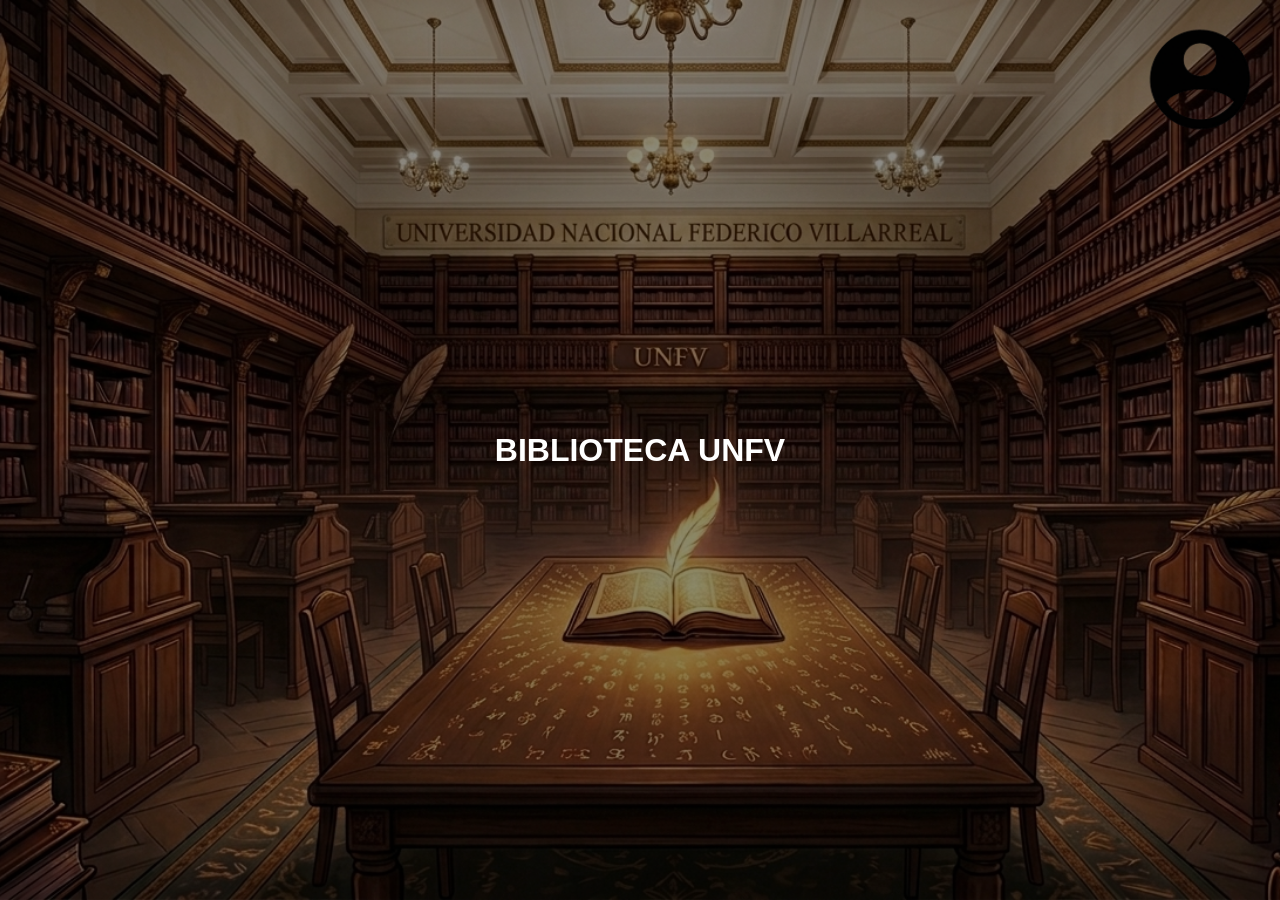
<file: biblioteca-UNFV/index.html>
<!DOCTYPE html>
<html>
    <head>
        <meta charset="utf-8">
        <title>BIBLIOTECA UNFV</title>
    </head>
    <frameset rows="*">
        <frame src="Principal.html" name="principal">
    </frameset>
</html>
</file>
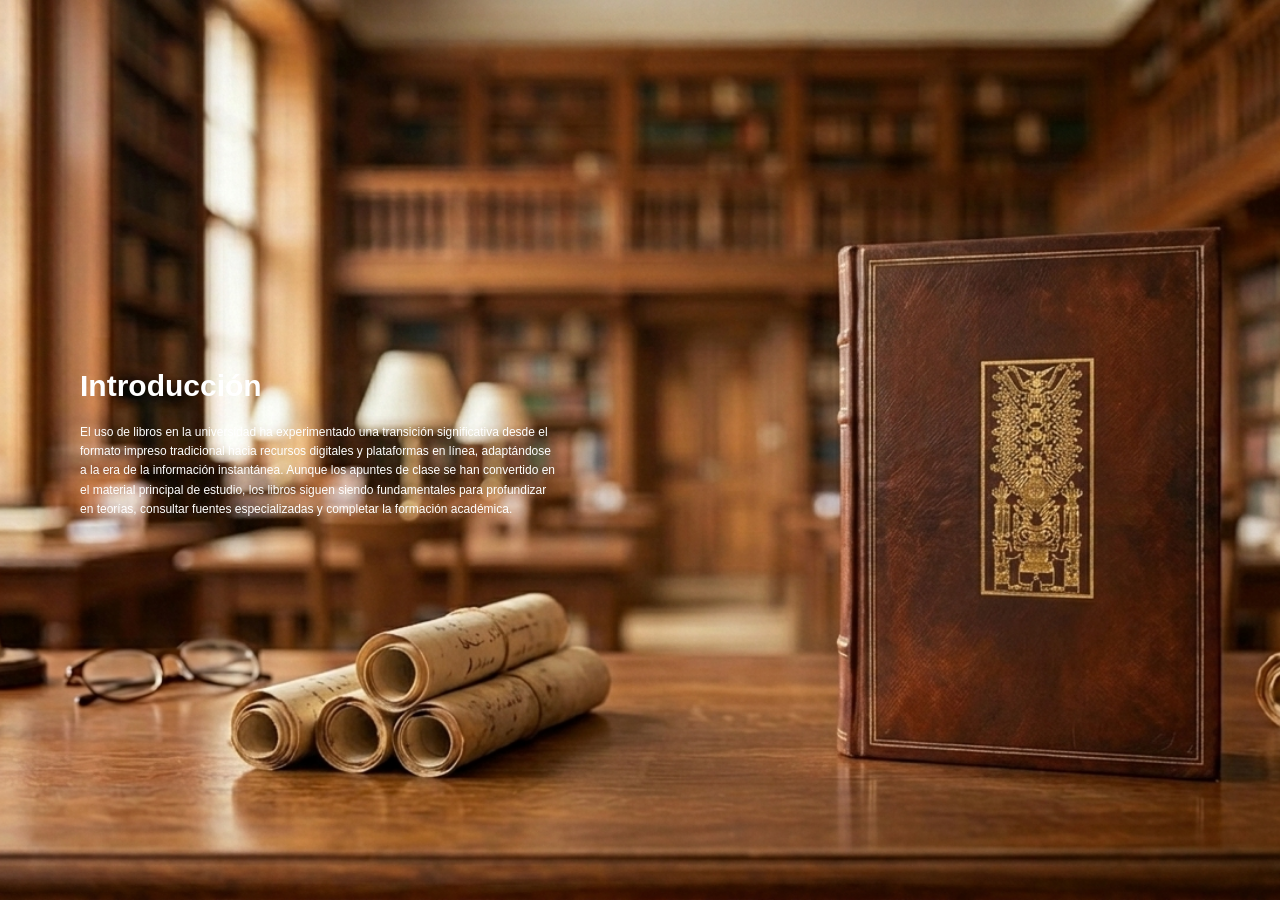
<file: biblioteca-UNFV/introduccion.html>
<!DOCTYPE html>
<html lang="es">
    <head>
        <meta charset="UTF-8">
        <title>BIBLIOTECA UNFV</title>
        <style>
            * {
                box-sizing: border-box;
            }
            body {
                margin: 0;
                min-height: 100vh;
                font-family: Arial, sans-serif;
                color: white;
                position: relative;
                background-image: url("introduccionunfv.png");
                background-size: cover;
                background-position: center;
                background-repeat: no-repeat;
            }
            body::before {
                content: "";
                position: absolute;
                inset: 0;
              
            }
            .container {
                position: relative;
                display: flex;
                align-items: center;
                justify-content: flex-start;
                min-height: 100vh;
                padding: 50px;
            }
            .intro-box {
                max-width: 540px;
                background: transparent;
                border: none;
                padding: 30px;
            }
            h1 {
                margin-top: 0;
                font-size:30px;
              
            }
            p {
                font-size:12px ;
                line-height: 1.6;
               
            }
            @media (max-width: 800px) {
                .container {
                    justify-content: center;
                    padding: 23px;
                }
            }
        </style>
    </head>
    <body>
        <div class="container">
            <div class="intro-box">
                <h1>Introducción</h1>
                <p>El uso de libros en la universidad ha experimentado una transición significativa desde el formato impreso tradicional hacia recursos digitales y plataformas en línea, adaptándose a la era de la información instantánea.  Aunque los apuntes de clase se han convertido en el material principal de estudio, los libros siguen siendo fundamentales para profundizar en teorías, consultar fuentes especializadas y completar la formación académica.</p>
            </div>
        </div>
    </body>
</html>
</file>
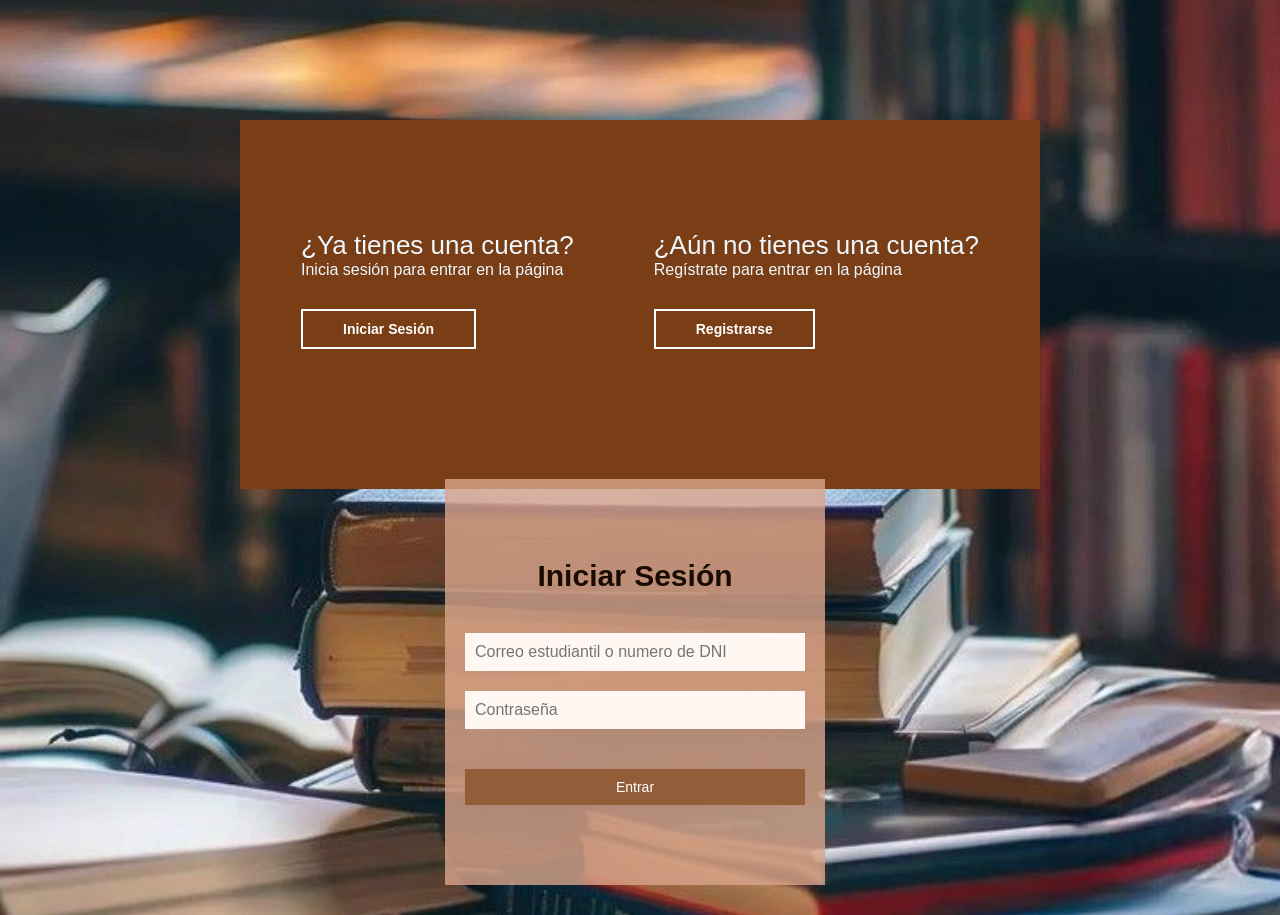
<file: biblioteca-UNFV/primeracapa.html>
<!DOCTYPE html>
<html lang="en">
    <meta charset="UTF-8">
    <meta name="viewport" content="width=device-width, initial-scale=1.0">
    <title>Login y registro</title>
    <link rel="stylesheet" href="base.css?v=2">
</head>
<body>

    <main>
           <div class="contenedor__todo">

               <div class="caja__trasera">
                  <div class="caja__trasera-login">
                   <h3>¿Ya tienes una cuenta?</h3>
                    <p>Inicia sesión para entrar en la página</p>
                 <button id="btn__iniciar-sesion">Iniciar Sesión</button>
             </div>

            <div class="caja__trasera-register">
             <h3>¿Aún no tienes una cuenta?</h3>
                <p>Regístrate para entrar en la página</p>
               <button id="btn__registrarse">Registrarse</button>
               </div>
           </div>

        <div class="contenedor__login-register">

              <form action="tipos-contenido.html" method="get" class="formulario__login">
              <h2>Iniciar Sesión</h2>
             <input type="text" placeholder="Correo estudiantil o numero de DNI">
              <input type="password" placeholder="Contraseña">
             <button type="submit">Entrar</button>
             


               </form>

              <form action="registrar.php" method="post" class="formulario__register">
             <h2>Registrarse</h2>
              <input type="text" name="nombre" placeholder="Nombre completo" required>
                <input type="text" name="email" placeholder="Correo estudiantil o numero de DNI" required>
                <input type="password" name="password" placeholder="Contraseña" required>
              <input type="password" name="confirm_password" placeholder="Confirmar contraseña" required>
              <button type="submit">Registrarse</button>
              <p style="margin-top: 10px;"><a href="admin_login.php">Acceso administrador</a></p>

             </form>
 </div>

   </div>
    </main>
    <script src="script.js?v=2"></script>
   </body> 
</html>
</file>
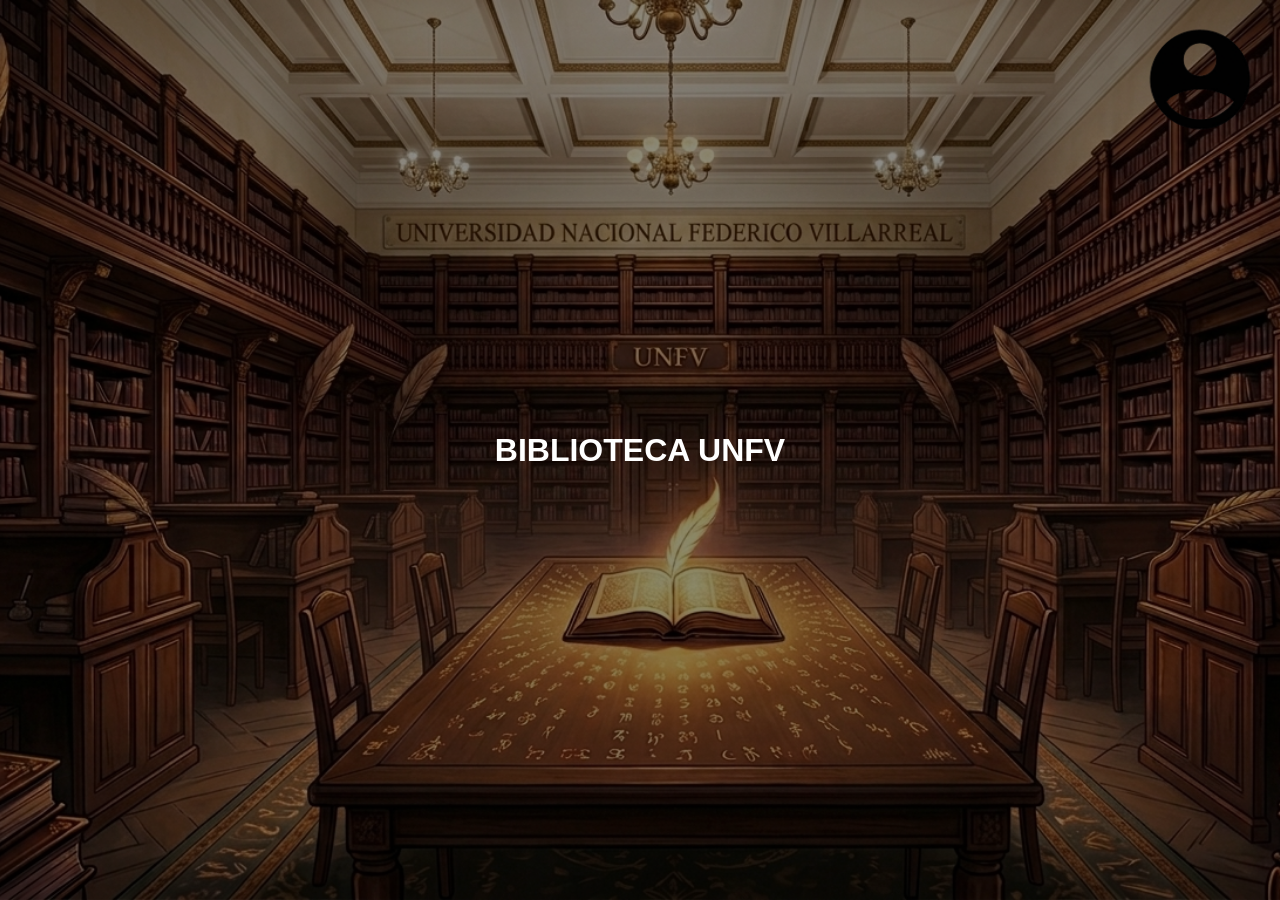
<file: biblioteca-UNFV/Principal.html>
<!DOCTYPE html>
<html lang="es">
    <head>
        <meta charset="UTF-8">
        <title>BIBLIOTECA UNFV</title>
        <style>
            * {
                box-sizing: border-box;
            }
            body {
                margin: 0;
                min-height: 100vh;
                font-family: Arial, sans-serif;
                color: white;
                 text-align: center;
                position: relative;
                background-image: url("biblioteca.png");
                background-size: cover;
                background-position: center;
                background-repeat: no-repeat;
            }
            body::before {
                content: "";
                position: absolute;
                inset: 0;
                background: rgba(0, 0, 0, 0.45);
            }
            .container {
                position: relative;
                display: flex;
                align-items: center;
                justify-content: center;
                min-height: 100vh;
                padding: 50px;
            }
            .intro-box {
                max-width: 540px;
                width: 100%;
                background: transparent;
                border: none;
                padding: 30px;
            }
            .icon-link {
                position: absolute;
                top: 20px;
                right: 20px;
                display: inline-block;
                z-index: 2;
            }
            .icon-link img {
                width: 120px;
                max-width: 100%;
                height: auto;
                transition: transform 0.2s ease;
            }
            .icon-link img:hover {
                transform: scale(1.05);
            }
          
            p {
                font-size: 1.2rem;
                line-height: 1.6;
                text-shadow: 0 2px 8px rgba(0, 0, 0, 0.5);
            }
            @media (max-width: 800px) {
                .container {
                   
                    padding: 20px;
                }
                .intro-box {
                    width: 100%;
                }
            }
        </style>
    </head>
    <body>
        <a class="icon-link" href="primeracapa.html">
            <img src="icono.png" alt="Iniciar sesión e ir a primera capa">
        </a>
        <div class="container">
            <div class="intro-box">
                <h1>BIBLIOTECA UNFV</h1>
            </div>
        </div>
    </body>
</html>
</file>
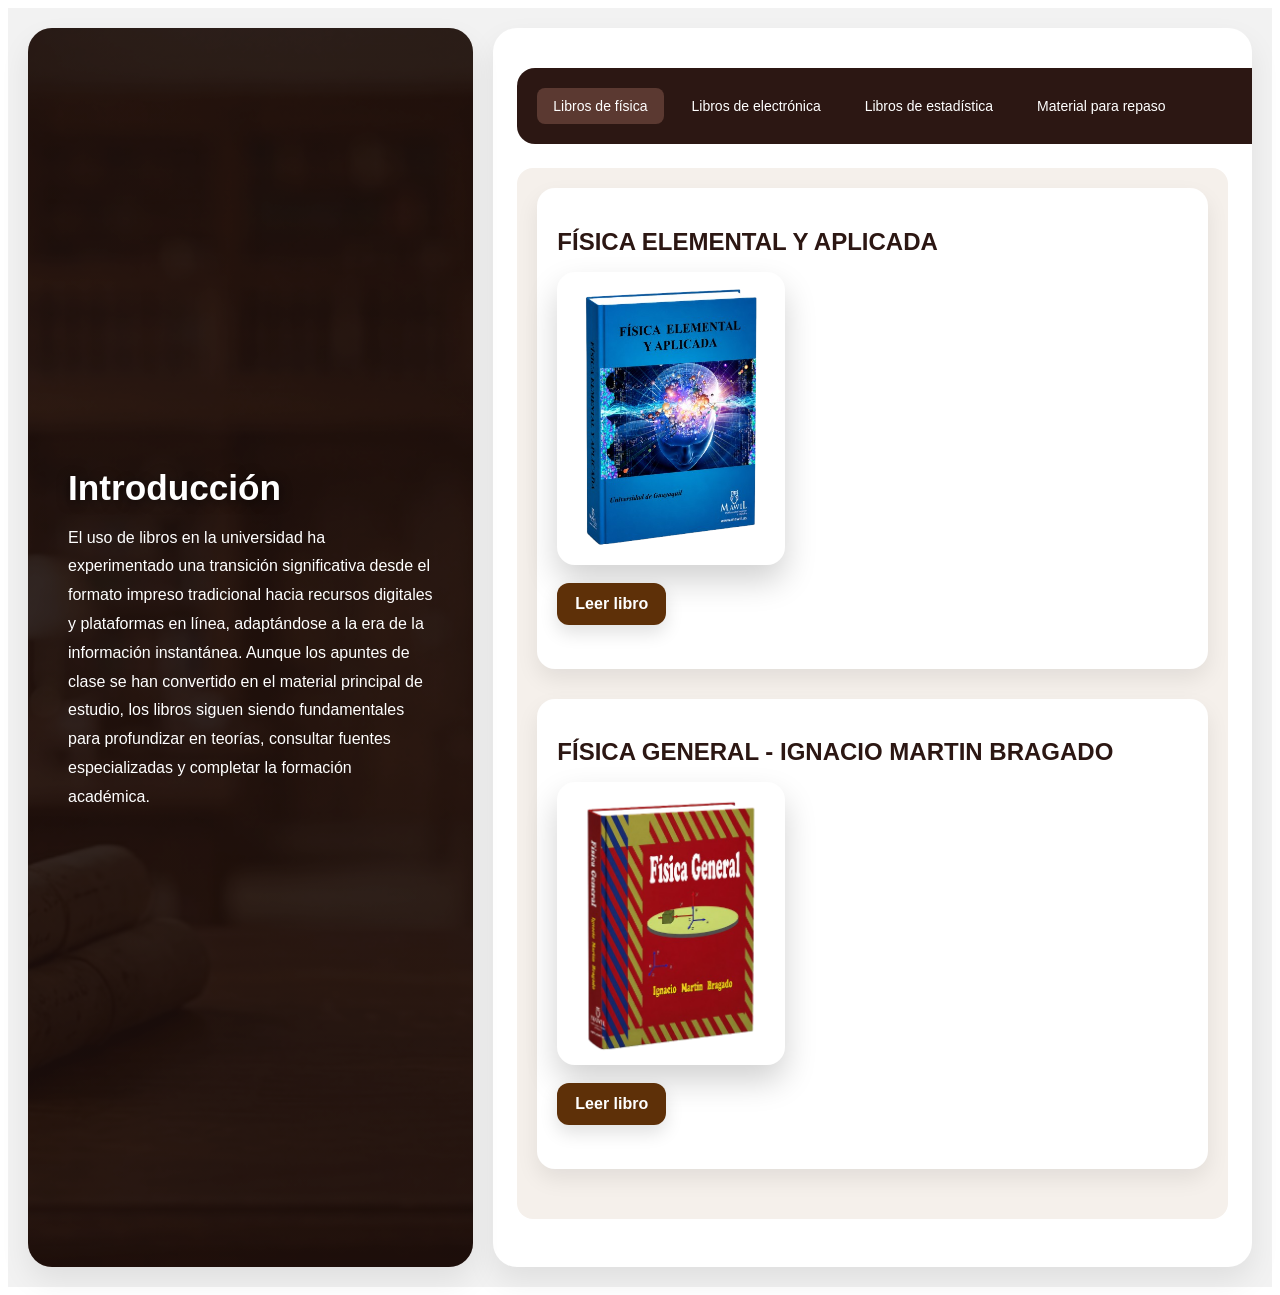
<file: biblioteca-UNFV/tipos-contenido.html>
<!DOCTYPE html>
<html lang="es">
    <head>
        <meta charset="UTF-8">
        <meta name="viewport" content="width=device-width, initial-scale=1.0">
        <title>Biblioteca UNFV</title>
        <link rel="stylesheet" href="estilo.css">
    </head>
    <body>
        <div class="page-row">
            <section class="intro-panel">
                <div class="intro-box">
                    <h1>Introducción</h1>
                    <p>El uso de libros en la universidad ha experimentado una transición significativa desde el formato impreso tradicional hacia recursos digitales y plataformas en línea, adaptándose a la era de la información instantánea. Aunque los apuntes de clase se han convertido en el material principal de estudio, los libros siguen siendo fundamentales para profundizar en teorías, consultar fuentes especializadas y completar la formación académica.</p>
                </div>
            </section>

            <section class="tipos-panel">
                <ul class="menu">
                    <li><a href="#" class="menu-item active" data-section="fisica">Libros de física</a></li>
                    <li><a href="#" class="menu-item" data-section="electronica">Libros de electrónica</a></li>
                    <li><a href="#" class="menu-item" data-section="estadistica">Libros de estadística</a></li>
                    <li><a href="#" class="menu-item" data-section="repaso">Material para repaso</a></li>
                </ul>

                <section class="contenido-seccion contenido-fisica active" id="fisica" aria-hidden="false">
                    <div class="fisica-item">
                        <h2>FÍSICA ELEMENTAL Y APLICADA</h2>
                        <img src="libro1.png" class="libro1" alt="Libro 1">
                        <a href="https://share.google/Y7291fTzW9qepvyI7#" class="btn-1">Leer libro</a>
                    </div>
                    <div class="fisica-item">
                        <h2>FÍSICA GENERAL - IGNACIO MARTIN BRAGADO</h2>
                        <img src="libro2.png" class="libro2" alt="Libro 2">
                        <a href="https://share.google/OL4mIh6TrTmt6NaNo" class="btn-2">Leer libro</a>
                    </div>
                </section>

                <section class="contenido-seccion contenido-electronica" id="electronica" aria-hidden="true">
                    <h2>LIBROS DE ELECTRÓNICA</h2>
                    <div class="fisica-item">
                        <img src="libro1.png" class="libro1" alt="Libro de electrónica">
                        <p>Recursos y guías sobre circuitos, componentes y sistemas electrónicos.</p>
                    </div>
                    <div class="fisica-item">
                        <img src="libro2.png" class="libro2" alt="Libro de electrónica">
                        <p>Libros recomendados para entender la electrónica básica y aplicada.</p>
                    </div>
                </section>

                <section class="contenido-seccion contenido-estadistica" id="estadistica" aria-hidden="true">
                    <h2>LIBROS DE ESTADÍSTICA</h2>
                    <div class="fisica-item">
                        <h2>ESTADÍSTICA PARA TODOS - Dra. Diana M. Kelmansky</h2>
                        <img src="libro3.png" class="libro1" alt="Libro de estadística">
                        <a href="https://bnm.me.gov.ar/giga1/documentos/EL001858.pdf" class="btn-1">Leer libro</a>
                    </div>
                    <div class="fisica-item">
                        <img src="libro2.png" class="libro2" alt="Libro de estadística">
                        <p>Ejercicios y ejemplos prácticos para tus estudios de estadística.</p>
                    </div>
                </section>

                <section class="contenido-seccion contenido-repaso" id="repaso" aria-hidden="true">
                  
                    <div class="fisica-item">
                          <h2>RAZONAMIENTO VERBAL - CEPREVI</h2>
                        <img src="libro8.png" class="libro8" alt="Libro de repaso">
                        <a href="https://drive.google.com/file/d/1vrMaT00h9fO8ugu-ybYSklDIZLTcGhhf/view" class="btn-1">Leer libro</a>
                    </div>
                    <div class="fisica-item">
                          <h2>FISICA - CEPREVI</h2>
                        <img src="libro9.png" class="libro8" alt="Libro de repaso">
                        <a href="https://drive.google.com/file/d/1qNeX_AeWyVhfvFAmpWsifeOdBcTqdv0q/view" class="btn-1">Leer libro</a>
                    </div>
                </section>
            </section>
        </div>

        <script>
            const menuItems = document.querySelectorAll('.menu-item');
            const contentSections = document.querySelectorAll('.contenido-seccion');

            menuItems.forEach(item => {
                item.addEventListener('click', function(event) {
                    event.preventDefault();
                    const targetId = this.dataset.section;

                    menuItems.forEach(link => link.classList.remove('active'));
                    this.classList.add('active');

                    contentSections.forEach(section => {
                        const isTarget = section.id === targetId;
                        section.classList.toggle('active', isTarget);
                        section.setAttribute('aria-hidden', !isTarget);
                    });

                    const targetSection = document.getElementById(targetId);
                    if (targetSection) {
                        targetSection.scrollIntoView({ behavior: 'smooth' });
                    }
                });
            });
        </script>
    </body>
</html>
</file>
<file: biblioteca-UNFV/base.css>
*{
    margin: 0;
    padding: 0;
    box-sizing: border-box;
    text-decoration:none;
    font-family:sans-serif;
}
    body{
        background-image:url(iniciosec.png);
      background-size:cover;
     background-repeat:no-repeat;
     background-position:center;
     background-attachment:fixed;
    }


main{
    width:100%;
    padding: 20px;
    margin:auto;
    margin-top: 100px;

}
.contenedor__todo{

    width:100%;
    max-width: 800px;
  margin:auto;
  position:relative;
}

.caja__trasera{
    width:100%;
    padding: 10px 20px;
    display:flex;
    justify-content:center;
    backdrop-filter: blur(10px);
    background-color:rgb(122, 62, 22);

}
.caja__trasera div{
 margin: 100px 40px;
 color:aliceblue;
 transition:all 500ms;

}
.caja__trasera div p,
.caja__trasera div button{
    margin-bottom:30px;

}
.caja__trasera div h3{
    font-weight:400;
    font-size:26px;
}

.caja__trasera button{
    padding:10px 40px;
    border:2px solid #fff;
    background:transparent;
      font-size:14px;
      font-weight:600;
      cursor:pointer;
      color:#fff;
      outline:none;
      transition:all 300ms;

   
}

.caja__trasera button:hover{
    background:#ebab91;
    color:#802907;
    border:2px solid transparent;
}.contenedor__login-register {
    display:flex;
    align-items:center;
    width:100%;
    max-width:380px;
    position:relative;
    top:-185px;
    left:10px;
    transition:left 500ms cubic-bezier(0.175,0.885, 0.320, 1.275);

}


.contenedor__login-register form{
    width:100%;
    padding: 80px 20px;
    background:rgba(218, 165, 140, 0.8);
position:absolute;
border: radius 20px;


}
.contenedor__login-register form h2{
    font-size:30px;
   text-align:center;
    margin-bottom:20px;
    color:#1a0b02;
}

.contenedor__login-register form input{
    width:100%;
    padding:10px;
    margin-top:20px ;
    border:none;
    background:rgb(255, 247, 241);
    font-size:16px;
  outline:none;


}

.contenedor__login-register form button{
    width:100%;
    padding:10px 40px;
    margin-top:40px ;
    border:none;
    outline:none;
    background:#945d39;
    color:#fff;
    font-size:14px;
   outline:none;
   cursor:pointer;

}

.formulario__login{
    opacity:1;
    display:block;

}

.formulario__register{
     display:none;

}

@media screen and (max-width:850px){
   main{
    margin-top: 50px;
}
   
.caja__trasera{
   max-width: 350px;
   height: 300px;
   flex-direction:column;
   margin:auto;

}

.caja__trasera div{
    margin: 0px;
   position: absolute;

}
}

.contenedor__login-register{
    top: -10px;
    left: -5px;
    margin:auto;
}
.contenedor__login-register form{

    position:relative;
   
}
</file>
<file: biblioteca-UNFV/estilo.css>
body{
    font-family:arial, sans-serif;

}
.menu{
   
    padding:20px ;
    background:#2c1713;
    overflow:hidden;
     width: 100%;
   


}

.menu li a{
    text-decoration:none;
    Color:#fff;
 text-align:center;
    padding: 8px 8px  ;

  

}
.menu li {
    display:inline;
    
  font-size: 14px;

}

.menu li a:hover{
    background:#866767;
     padding:20px ;
  
}
.menu-item {
    color: #fff;
}

.menu-item.active {
    background: #5b3931;
    border-radius: 8px;
}

.contenido-seccion {
    display: none;
    padding: 20px;
    background: #f5f0eb;
    border-radius: 16px;
    margin: 20px 0;
}

.contenido-seccion.active {
    display: block;
}

.fisica-item {
    margin-bottom: 30px;
    padding: 20px;
    background: #ffffff;
    border-radius: 18px;
    box-shadow: 0 10px 22px rgba(0, 0, 0, 0.08);
}

.fisica-item h2,
.contenido-electronica h2,
.contenido-estadistica h2,
.contenido-repaso h2 {
    margin-bottom: 16px;
    color: #2c1713;
}

.contenido-electronica img,
.contenido-estadistica img,
.contenido-repaso img,
.fisica-item img {
    display: block;
    width: 220px;
    max-width: 100%;
    margin-bottom: 18px;
    border-radius: 18px;
    border: 4px solid #fff;
    box-shadow: 0 16px 32px rgba(0, 0, 0, 0.18);
    background: #fff;
}

.contenido-tipos h2 {
    font-size: 1.5rem;
    color: #2c1713;
    margin-bottom: 16px;
}

.btn-1,
.btn-2 {
    display: inline-flex;
    align-items: center;
    gap: 12px;
    margin-bottom: 24px;
    padding: 12px 18px;
    border-radius: 12px;
    background: #5e3008;
    color: #ffffff;
    text-decoration: none;
    font-weight: bold;
    box-shadow: 0 8px 18px rgba(0, 0, 0, 0.12);
    transition: transform 0.2s ease, box-shadow 0.2s ease;
}

.btn-1:hover,
.btn-2:hover {
    transform: translateY(-2px);
    box-shadow: 0 12px 24px rgba(0, 0, 0, 0.18);
}

.fisica-item {
    margin-bottom: 30px;
    padding: 20px;
    background: #ffffff;
    border-radius: 18px;
    box-shadow: 0 10px 22px rgba(0, 0, 0, 0.08);
}

.fisica-item h2 {
    margin-bottom: 16px;
    color: #2c1713;
}

.fisica-item img {
    display: block;
    width: 220px;
    max-width: 100%;
    border-radius: 18px;
    border: 4px solid #fff;
    box-shadow: 0 16px 32px rgba(0, 0, 0, 0.18);
    background: #fff;
}

.cabeza-imagen {
    display: flex;
    justify-content: center;
    gap: 24px;
    margin-top: 32px;
}

.cabeza-imagen img {
    transform: translateY(0);
    transition: transform 0.3s ease;
}

.cabeza-imagen img:hover {
    transform: translateY(-8px) scale(1.05);
}

.page-row {
    display: flex;
    gap: 20px;
    min-height: 100vh;
    padding: 20px;
    align-items: stretch;
    background: #f2f2f2;
}

.intro-panel,
.tipos-panel {
    border-radius: 24px;
    box-shadow: 0 14px 30px rgba(0, 0, 0, 0.08);
    overflow: hidden;
}

.intro-panel {
    flex: 1 1 320px;
    min-width: 300px;
    background: linear-gradient(180deg, rgba(44, 23, 19, 0.85), rgba(44, 23, 19, 0.85)), url("introduccionunfv.png") center/cover no-repeat;
    color: #fff;
    display: flex;
    align-items: center;
    justify-content: center;
    padding: 40px;
    position: relative;
}

.intro-panel::before {
    content: "";
    position: absolute;
    inset: 0;
    background: rgba(0, 0, 0, 0.35);
}

.intro-box {
    position: relative;
    z-index: 1;
}

.intro-panel h1 {
    margin-top: 0;
    font-size: 2.2rem;
    margin-bottom: 16px;
    text-shadow: 0 2px 12px rgba(0, 0, 0, 0.6);
}

.intro-panel p {
    font-size: 1rem;
    line-height: 1.8;
}

.tipos-panel {
    flex: 2 1 620px;
    min-width: 360px;
    background: #ffffff;
    padding: 24px;
}

.menu {
    display: flex;
    flex-wrap: wrap;
    gap: 12px;
    padding: 20px;
    background: #2c1713;
    border-radius: 18px;
    margin-bottom: 24px;
}

.menu li {
    display: block;
}

.menu li a {
    display: inline-block;
    color: #fff;
    text-align: center;
    padding: 10px 16px;
    border-radius: 12px;
}

.contenido-seccion {
    display: none;
    padding: 20px;
    background: #f5f0eb;
    border-radius: 16px;
    margin-bottom: 24px;
}

.contenido-seccion.active {
    display: block;
}

@media (max-width: 1024px) {
    .page-row {
        flex-direction: column;
        padding: 16px;
    }

    .tipos-panel,
    .intro-panel {
        min-width: auto;
    }
}
</file>
